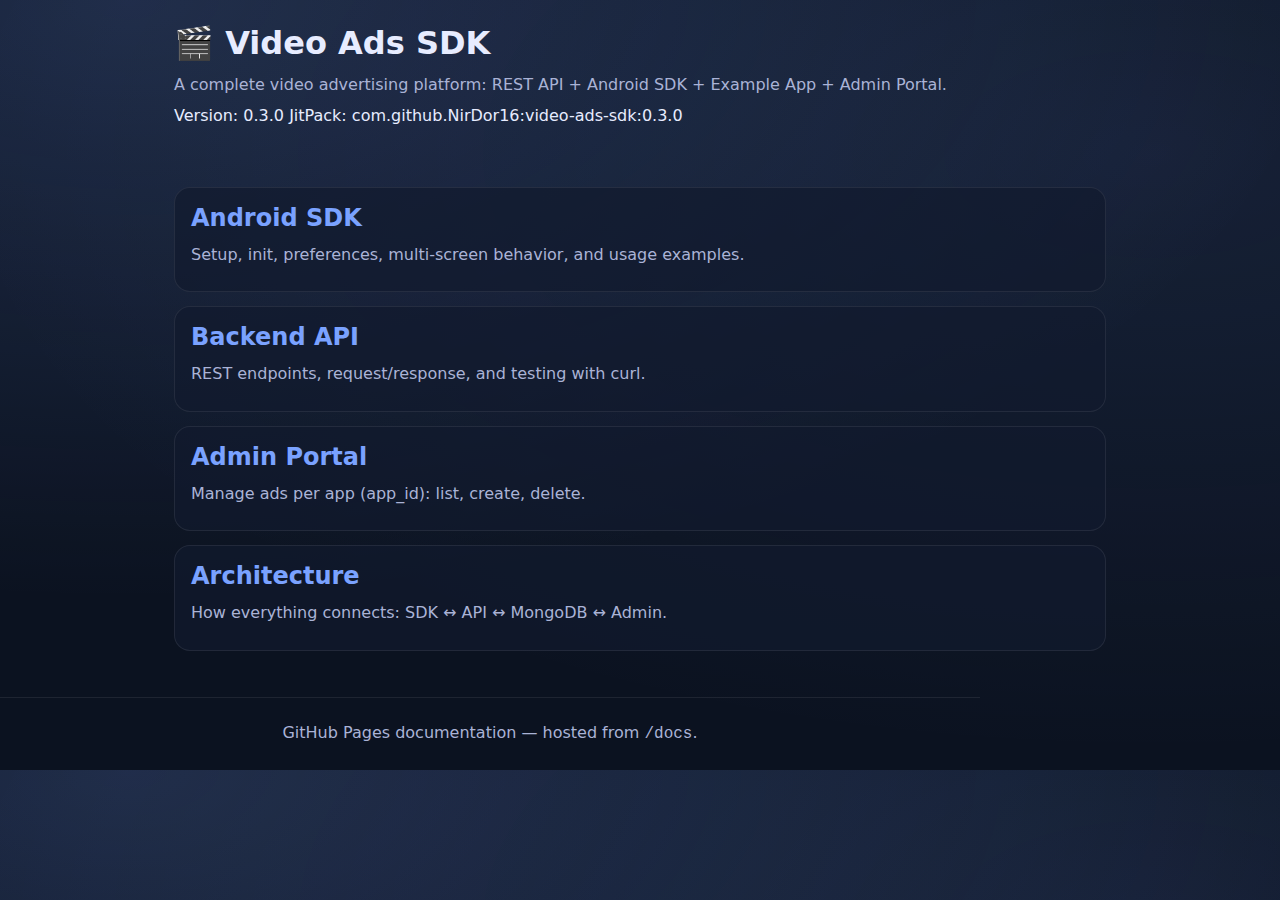
<file: docs/index.html>
<!doctype html>
<html lang="en">
<head>
  <meta charset="utf-8"/>
  <meta name="viewport" content="width=device-width, initial-scale=1"/>
  <title>Video Ads SDK — Documentation</title>
  <link rel="stylesheet" href="assets/style.css"/>
</head>
<body>
  <header class="top">
    <div class="container">
      <h1>🎬 Video Ads SDK</h1>
      <p class="subtitle">
        A complete video advertising platform: REST API + Android SDK + Example App + Admin Portal.
      </p>
      <div class="pill-row">
        <span class="pill">Version: 0.3.0</span>
        <span class="pill">JitPack: com.github.NirDor16:video-ads-sdk:0.3.0</span>
      </div>
    </div>
  </header>

  <main class="container grid">
    <a class="card" href="android-sdk.html">
      <h2>Android SDK</h2>
      <p>Setup, init, preferences, multi-screen behavior, and usage examples.</p>
    </a>

    <a class="card" href="api.html">
      <h2>Backend API</h2>
      <p>REST endpoints, request/response, and testing with curl.</p>
    </a>

    <a class="card" href="admin-portal.html">
      <h2>Admin Portal</h2>
      <p>Manage ads per app (app_id): list, create, delete.</p>
    </a>

    

    <a class="card" href="architecture.html">
      <h2>Architecture</h2>
      <p>How everything connects: SDK ↔ API ↔ MongoDB ↔ Admin.</p>
    </a>
  </main>

  <footer class="container footer">
    <p>
      GitHub Pages documentation — hosted from <code>/docs</code>.
    </p>
  </footer>
</body>
</html>
</file>
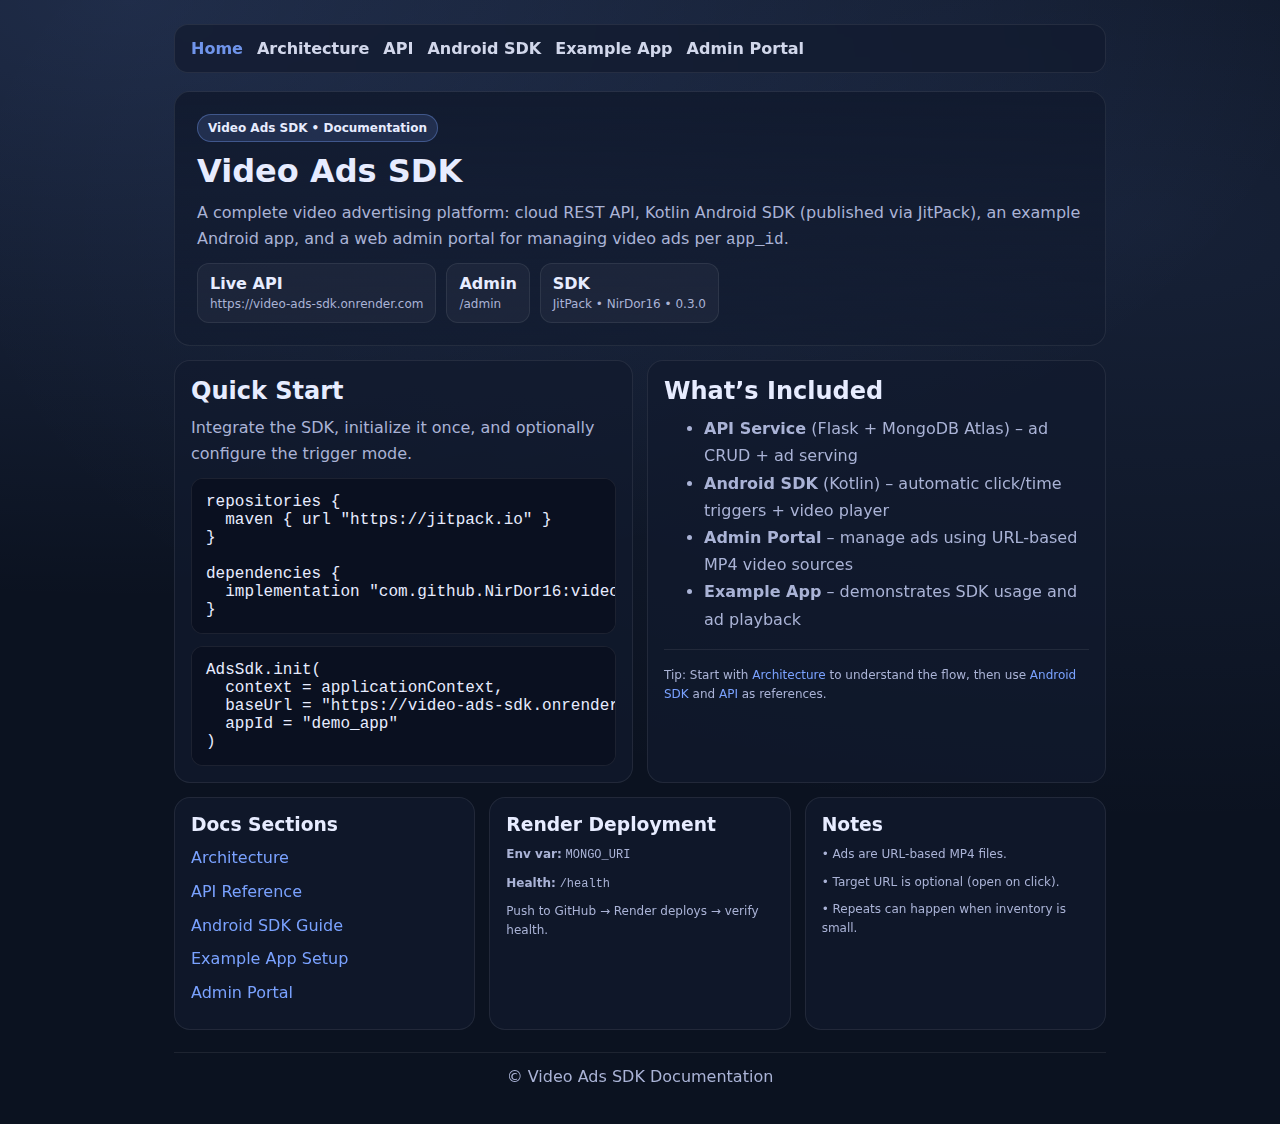
<file: api/docs/index.html>
<!doctype html>
<html lang="en">
<head>
  <meta charset="utf-8" />
  <meta name="viewport" content="width=device-width,initial-scale=1" />
  <title>Video Ads SDK - Docs</title>
  <link rel="stylesheet" href="assets/style.css" />
</head>
<body>
  <div class="container">
    <nav class="nav">
      <a class="active" href="index.html">Home</a>
      <a href="architecture.html">Architecture</a>
      <a href="api.html">API</a>
      <a href="android-sdk.html">Android SDK</a>
      <a href="example-app.html">Example App</a>
      <a href="admin-portal.html">Admin Portal</a>
    </nav>

    <header class="hero">
      <span class="badge">Video Ads SDK • Documentation</span>
      <h1 style="margin-top:10px;">Video Ads SDK</h1>
      <p>
        A complete video advertising platform: cloud REST API, Kotlin Android SDK (published via JitPack),
        an example Android app, and a web admin portal for managing video ads per <code>app_id</code>.
      </p>

      <div class="kv" style="margin-top:10px;">
        <div><b>Live API</b><br><span class="small">https://video-ads-sdk.onrender.com</span></div>
        <div><b>Admin</b><br><span class="small">/admin</span></div>
        <div><b>SDK</b><br><span class="small">JitPack • NirDor16 • 0.3.0</span></div>
      </div>
    </header>

    <section class="grid">
      <div class="card half">
        <h2>Quick Start</h2>
        <p>Integrate the SDK, initialize it once, and optionally configure the trigger mode.</p>
<pre><code>repositories {
  maven { url "https://jitpack.io" }
}

dependencies {
  implementation "com.github.NirDor16:video-ads-sdk:0.3.0"
}</code></pre>

<pre><code>AdsSdk.init(
  context = applicationContext,
  baseUrl = "https://video-ads-sdk.onrender.com/",
  appId = "demo_app"
)</code></pre>
      </div>

      <div class="card half">
        <h2>What’s Included</h2>
        <ul style="margin:0; color:var(--muted); line-height:1.7;">
          <li><b>API Service</b> (Flask + MongoDB Atlas) – ad CRUD + ad serving</li>
          <li><b>Android SDK</b> (Kotlin) – automatic click/time triggers + video player</li>
          <li><b>Admin Portal</b> – manage ads using URL-based MP4 video sources</li>
          <li><b>Example App</b> – demonstrates SDK usage and ad playback</li>
        </ul>
        <hr/>
        <p class="small">
          Tip: Start with <a href="architecture.html">Architecture</a> to understand the flow, then use
          <a href="android-sdk.html">Android SDK</a> and <a href="api.html">API</a> as references.
        </p>
      </div>

      <div class="card third">
        <h3>Docs Sections</h3>
        <p><a href="architecture.html">Architecture</a></p>
        <p><a href="api.html">API Reference</a></p>
        <p><a href="android-sdk.html">Android SDK Guide</a></p>
        <p><a href="example-app.html">Example App Setup</a></p>
        <p><a href="admin-portal.html">Admin Portal</a></p>
      </div>

      <div class="card third">
        <h3>Render Deployment</h3>
        <p class="small"><b>Env var:</b> <code>MONGO_URI</code></p>
        <p class="small"><b>Health:</b> <code>/health</code></p>
        <p class="small">Push to GitHub → Render deploys → verify health.</p>
      </div>

      <div class="card third">
        <h3>Notes</h3>
        <p class="small">• Ads are URL-based MP4 files.</p>
        <p class="small">• Target URL is optional (open on click).</p>
        <p class="small">• Repeats can happen when inventory is small.</p>
      </div>
    </section>

    <div class="footer">© Video Ads SDK Documentation</div>
  </div>
</body>
</html>
</file>
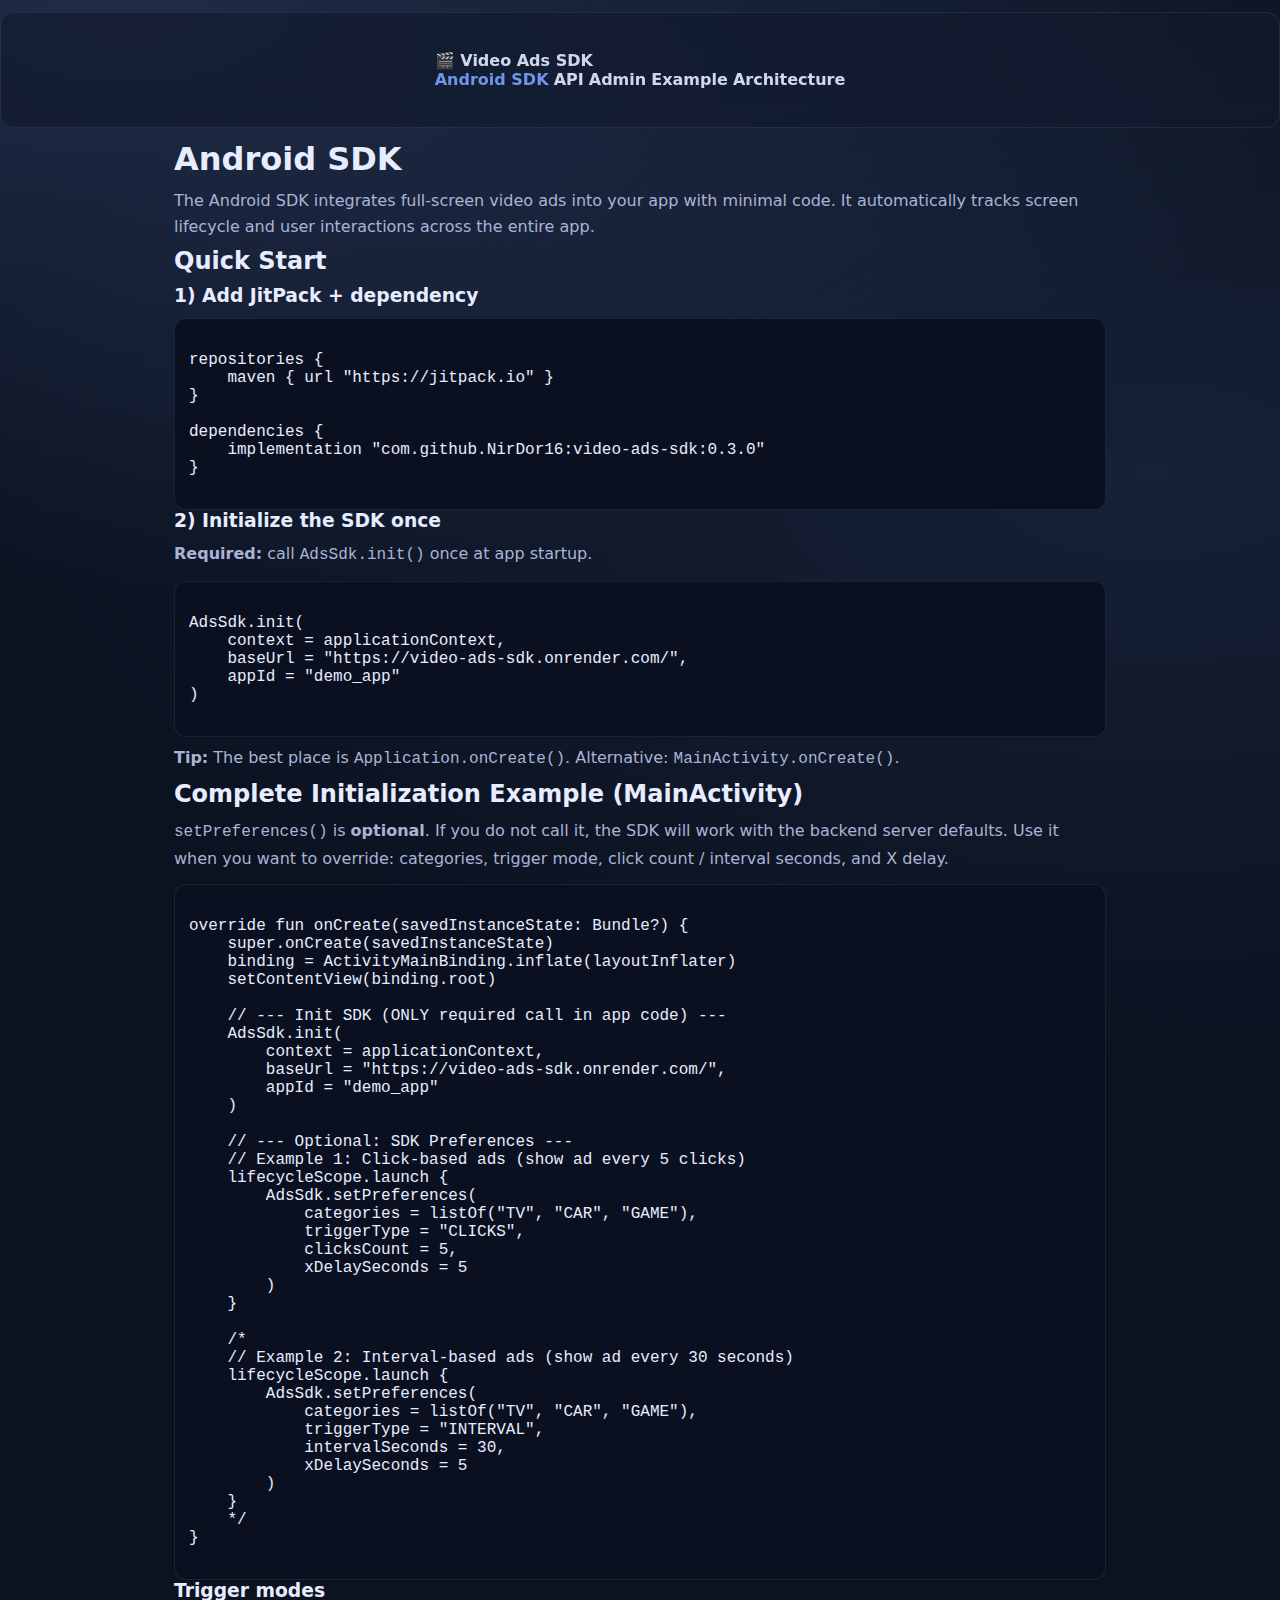
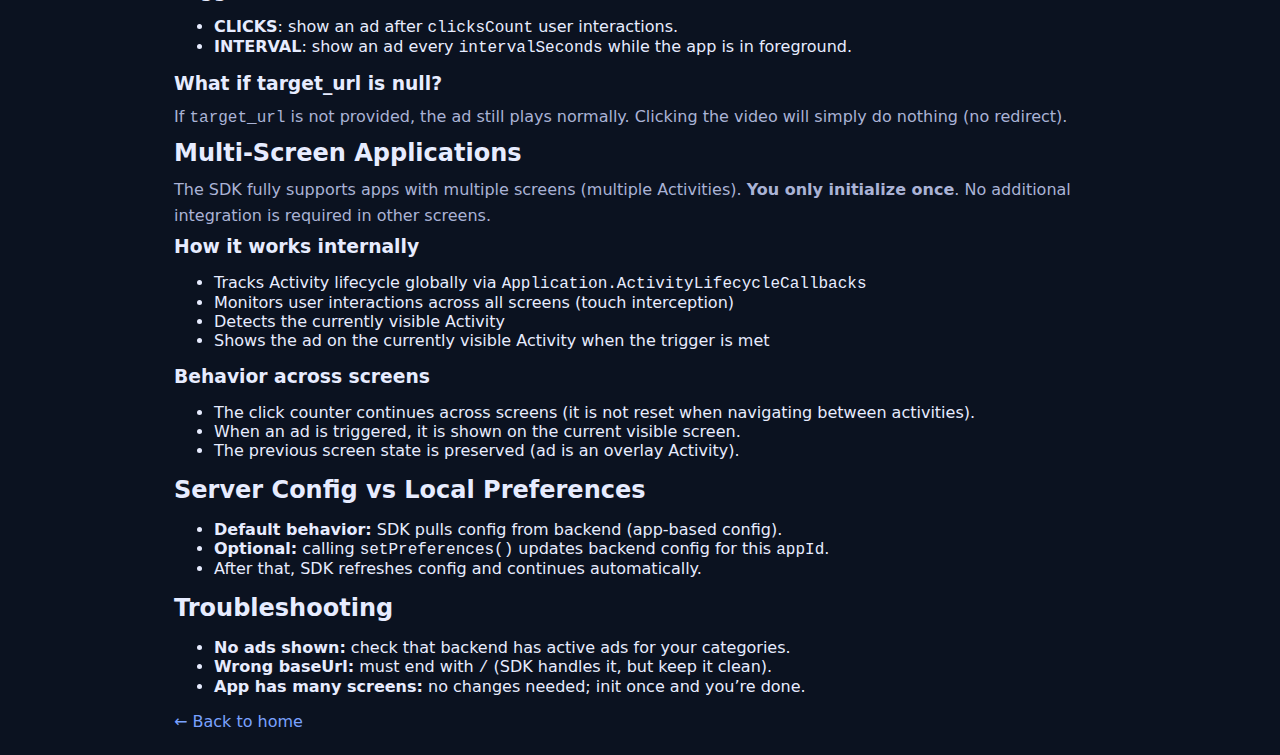
<file: docs/android-sdk.html>
<!doctype html>
<html lang="en">
<head>
  <meta charset="utf-8"/>
  <meta name="viewport" content="width=device-width, initial-scale=1"/>
  <title>Android SDK — Video Ads SDK</title>
  <link rel="stylesheet" href="assets/style.css"/>
</head>
<body>
  <nav class="nav">
    <div class="container nav-inner">
      <a class="brand" href="index.html">🎬 Video Ads SDK</a>
      <div class="links">
        <a class="active" href="android-sdk.html">Android SDK</a>
        <a href="api.html">API</a>
        <a href="admin-portal.html">Admin</a>
        <a href="example-app.html">Example</a>
        <a href="architecture.html">Architecture</a>
      </div>
    </div>
  </nav>

  <main class="container page">
    <h1>Android SDK</h1>
    <p>
      The Android SDK integrates full-screen video ads into your app with minimal code.
      It automatically tracks screen lifecycle and user interactions across the entire app.
    </p>

    <section class="box">
      <h2>Quick Start</h2>

      <h3>1) Add JitPack + dependency</h3>
      <pre><code class="code">
repositories {
    maven { url "https://jitpack.io" }
}

dependencies {
    implementation "com.github.NirDor16:video-ads-sdk:0.3.0"
}
      </code></pre>

      <h3>2) Initialize the SDK once</h3>
      <p><b>Required:</b> call <code>AdsSdk.init()</code> once at app startup.</p>
      <pre><code class="code">
AdsSdk.init(
    context = applicationContext,
    baseUrl = "https://video-ads-sdk.onrender.com/",
    appId = "demo_app"
)
      </code></pre>
      <p class="note">
        <b>Tip:</b> The best place is <code>Application.onCreate()</code>.
        Alternative: <code>MainActivity.onCreate()</code>.
      </p>
    </section>

    <section class="box">
      <h2>Complete Initialization Example (MainActivity)</h2>
      <p>
        <code>setPreferences()</code> is <b>optional</b>. If you do not call it, the SDK will work with the backend server defaults.
        Use it when you want to override: categories, trigger mode, click count / interval seconds, and X delay.
      </p>

      <pre><code class="code">
override fun onCreate(savedInstanceState: Bundle?) {
    super.onCreate(savedInstanceState)
    binding = ActivityMainBinding.inflate(layoutInflater)
    setContentView(binding.root)

    // --- Init SDK (ONLY required call in app code) ---
    AdsSdk.init(
        context = applicationContext,
        baseUrl = "https://video-ads-sdk.onrender.com/",
        appId = "demo_app"
    )

    // --- Optional: SDK Preferences ---
    // Example 1: Click-based ads (show ad every 5 clicks)
    lifecycleScope.launch {
        AdsSdk.setPreferences(
            categories = listOf("TV", "CAR", "GAME"),
            triggerType = "CLICKS",
            clicksCount = 5,
            xDelaySeconds = 5
        )
    }

    /*
    // Example 2: Interval-based ads (show ad every 30 seconds)
    lifecycleScope.launch {
        AdsSdk.setPreferences(
            categories = listOf("TV", "CAR", "GAME"),
            triggerType = "INTERVAL",
            intervalSeconds = 30,
            xDelaySeconds = 5
        )
    }
    */
}
      </code></pre>

      <h3>Trigger modes</h3>
      <ul>
        <li><b>CLICKS</b>: show an ad after <code>clicksCount</code> user interactions.</li>
        <li><b>INTERVAL</b>: show an ad every <code>intervalSeconds</code> while the app is in foreground.</li>
      </ul>

      <h3>What if target_url is null?</h3>
      <p class="note">
        If <code>target_url</code> is not provided, the ad still plays normally. Clicking the video will simply do nothing (no redirect).
      </p>
    </section>

    <section class="box">
      <h2>Multi-Screen Applications</h2>
      <p>
        The SDK fully supports apps with multiple screens (multiple Activities).
        <b>You only initialize once</b>. No additional integration is required in other screens.
      </p>

      <h3>How it works internally</h3>
      <ul>
        <li>Tracks Activity lifecycle globally via <code>Application.ActivityLifecycleCallbacks</code></li>
        <li>Monitors user interactions across all screens (touch interception)</li>
        <li>Detects the currently visible Activity</li>
        <li>Shows the ad on the currently visible Activity when the trigger is met</li>
      </ul>

      <h3>Behavior across screens</h3>
      <ul>
        <li>The click counter continues across screens (it is not reset when navigating between activities).</li>
        <li>When an ad is triggered, it is shown on the current visible screen.</li>
        <li>The previous screen state is preserved (ad is an overlay Activity).</li>
      </ul>
    </section>

    <section class="box">
      <h2>Server Config vs Local Preferences</h2>
      <ul>
        <li><b>Default behavior:</b> SDK pulls config from backend (app-based config).</li>
        <li><b>Optional:</b> calling <code>setPreferences()</code> updates backend config for this <code>appId</code>.</li>
        <li>After that, SDK refreshes config and continues automatically.</li>
      </ul>
    </section>

    <section class="box">
      <h2>Troubleshooting</h2>
      <ul>
        <li><b>No ads shown:</b> check that backend has active ads for your categories.</li>
        <li><b>Wrong baseUrl:</b> must end with <code>/</code> (SDK handles it, but keep it clean).</li>
        <li><b>App has many screens:</b> no changes needed; init once and you’re done.</li>
      </ul>
    </section>

    <div class="back">
      <a href="index.html">← Back to home</a>
    </div>
  </main>
</body>
</html>
</file>
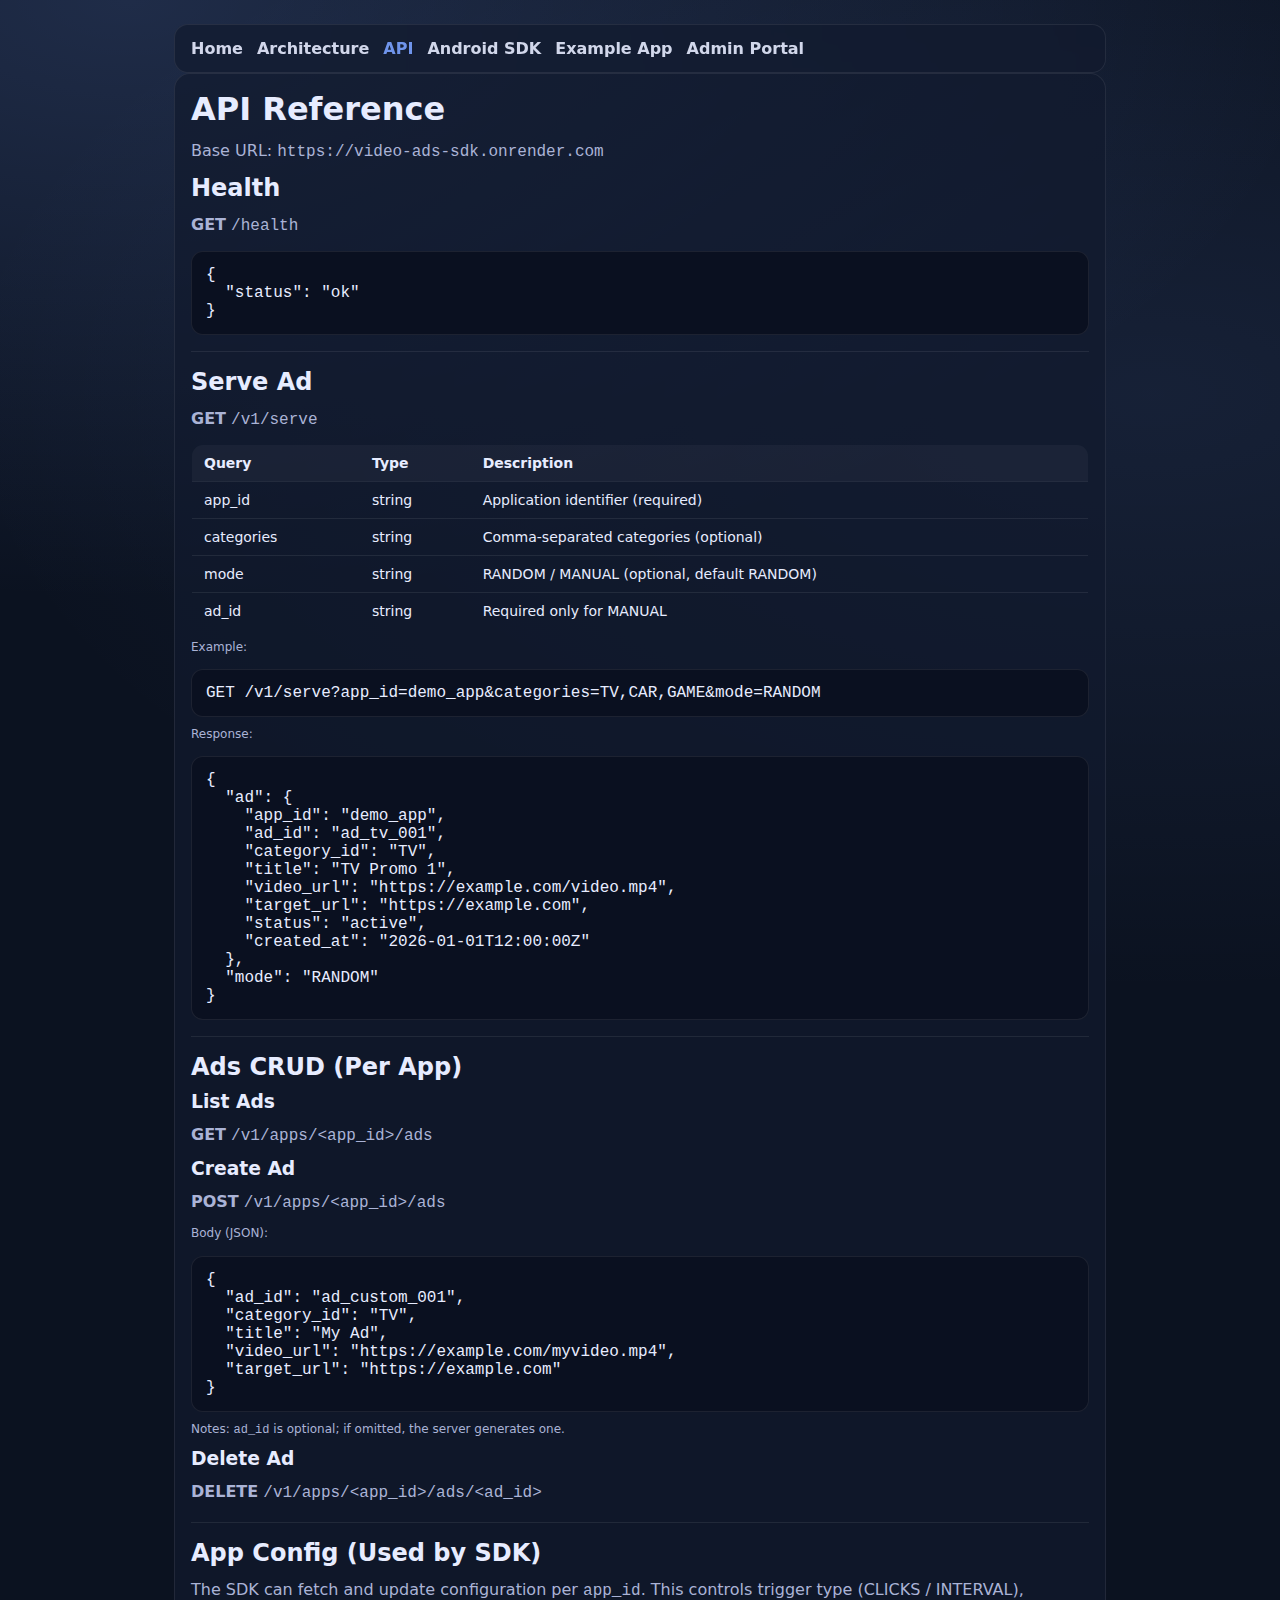
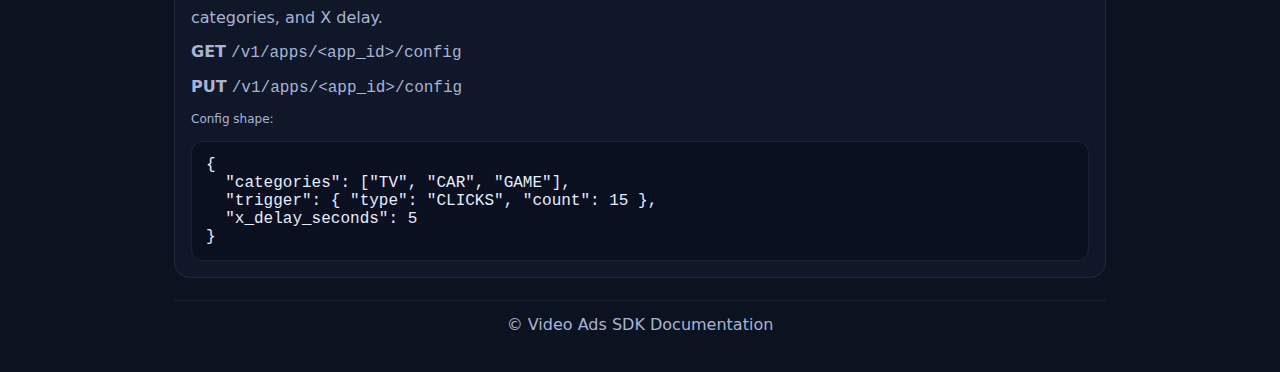
<file: docs/api.html>
<!doctype html>
<html lang="en">
<head>
  <meta charset="utf-8" />
  <meta name="viewport" content="width=device-width,initial-scale=1" />
  <title>API - Video Ads SDK</title>
  <link rel="stylesheet" href="assets/style.css" />
</head>
<body>
  <div class="container">
    <nav class="nav">
      <a href="index.html">Home</a>
      <a href="architecture.html">Architecture</a>
      <a class="active" href="api.html">API</a>
      <a href="android-sdk.html">Android SDK</a>
      <a href="example-app.html">Example App</a>
      <a href="admin-portal.html">Admin Portal</a>
    </nav>

    <div class="card">
      <h1>API Reference</h1>
      <p>Base URL: <code>https://video-ads-sdk.onrender.com</code></p>

      <h2>Health</h2>
      <p><b>GET</b> <code>/health</code></p>
<pre><code>{
  "status": "ok"
}</code></pre>

      <hr/>

      <h2>Serve Ad</h2>
      <p><b>GET</b> <code>/v1/serve</code></p>

      <table class="table">
        <tr><th>Query</th><th>Type</th><th>Description</th></tr>
        <tr><td>app_id</td><td>string</td><td>Application identifier (required)</td></tr>
        <tr><td>categories</td><td>string</td><td>Comma-separated categories (optional)</td></tr>
        <tr><td>mode</td><td>string</td><td>RANDOM / MANUAL (optional, default RANDOM)</td></tr>
        <tr><td>ad_id</td><td>string</td><td>Required only for MANUAL</td></tr>
      </table>

      <p class="small">Example:</p>
<pre><code>GET /v1/serve?app_id=demo_app&categories=TV,CAR,GAME&mode=RANDOM</code></pre>

      <p class="small">Response:</p>
<pre><code>{
  "ad": {
    "app_id": "demo_app",
    "ad_id": "ad_tv_001",
    "category_id": "TV",
    "title": "TV Promo 1",
    "video_url": "https://example.com/video.mp4",
    "target_url": "https://example.com",
    "status": "active",
    "created_at": "2026-01-01T12:00:00Z"
  },
  "mode": "RANDOM"
}</code></pre>

      <hr/>

      <h2>Ads CRUD (Per App)</h2>

      <h3>List Ads</h3>
      <p><b>GET</b> <code>/v1/apps/&lt;app_id&gt;/ads</code></p>

      <h3>Create Ad</h3>
      <p><b>POST</b> <code>/v1/apps/&lt;app_id&gt;/ads</code></p>
      <p class="small">Body (JSON):</p>
<pre><code>{
  "ad_id": "ad_custom_001",
  "category_id": "TV",
  "title": "My Ad",
  "video_url": "https://example.com/myvideo.mp4",
  "target_url": "https://example.com"
}</code></pre>
      <p class="small">Notes: <code>ad_id</code> is optional; if omitted, the server generates one.</p>

      <h3>Delete Ad</h3>
      <p><b>DELETE</b> <code>/v1/apps/&lt;app_id&gt;/ads/&lt;ad_id&gt;</code></p>

      <hr/>

      <h2>App Config (Used by SDK)</h2>
      <p>
        The SDK can fetch and update configuration per <code>app_id</code>.
        This controls trigger type (CLICKS / INTERVAL), categories, and X delay.
      </p>

      <p><b>GET</b> <code>/v1/apps/&lt;app_id&gt;/config</code></p>
      <p><b>PUT</b> <code>/v1/apps/&lt;app_id&gt;/config</code></p>

      <p class="small">Config shape:</p>
<pre><code>{
  "categories": ["TV", "CAR", "GAME"],
  "trigger": { "type": "CLICKS", "count": 15 },
  "x_delay_seconds": 5
}</code></pre>
    </div>

    <div class="footer">© Video Ads SDK Documentation</div>
  </div>
</body>
</html>
</file>
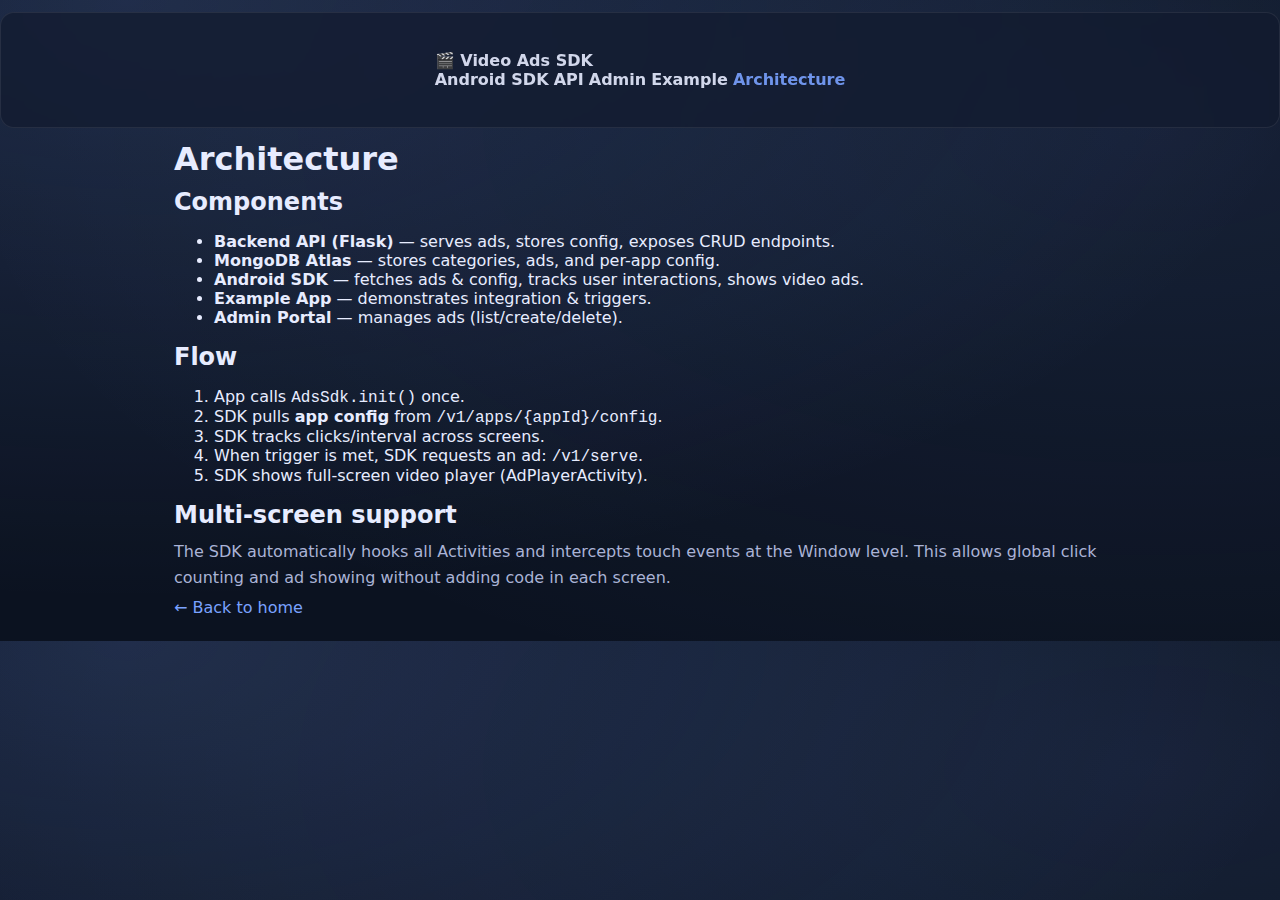
<file: docs/architecture.html>
<!doctype html>
<html lang="en">
<head>
  <meta charset="utf-8"/>
  <meta name="viewport" content="width=device-width, initial-scale=1"/>
  <title>Architecture — Video Ads SDK</title>
  <link rel="stylesheet" href="assets/style.css"/>
</head>
<body>
  <nav class="nav">
    <div class="container nav-inner">
      <a class="brand" href="index.html">🎬 Video Ads SDK</a>
      <div class="links">
        <a href="android-sdk.html">Android SDK</a>
        <a href="api.html">API</a>
        <a href="admin-portal.html">Admin</a>
        <a href="example-app.html">Example</a>
        <a class="active" href="architecture.html">Architecture</a>
      </div>
    </div>
  </nav>

  <main class="container page">
    <h1>Architecture</h1>

    <section class="box">
      <h2>Components</h2>
      <ul>
        <li><b>Backend API (Flask)</b> — serves ads, stores config, exposes CRUD endpoints.</li>
        <li><b>MongoDB Atlas</b> — stores categories, ads, and per-app config.</li>
        <li><b>Android SDK</b> — fetches ads & config, tracks user interactions, shows video ads.</li>
        <li><b>Example App</b> — demonstrates integration & triggers.</li>
        <li><b>Admin Portal</b> — manages ads (list/create/delete).</li>
      </ul>
    </section>

    <section class="box">
      <h2>Flow</h2>
      <ol>
        <li>App calls <code>AdsSdk.init()</code> once.</li>
        <li>SDK pulls <b>app config</b> from <code>/v1/apps/{appId}/config</code>.</li>
        <li>SDK tracks clicks/interval across screens.</li>
        <li>When trigger is met, SDK requests an ad: <code>/v1/serve</code>.</li>
        <li>SDK shows full-screen video player (AdPlayerActivity).</li>
      </ol>
    </section>

    <section class="box">
      <h2>Multi-screen support</h2>
      <p>
        The SDK automatically hooks all Activities and intercepts touch events at the Window level.
        This allows global click counting and ad showing without adding code in each screen.
      </p>
    </section>

    <div class="back">
      <a href="index.html">← Back to home</a>
    </div>
  </main>
</body>
</html>
</file>
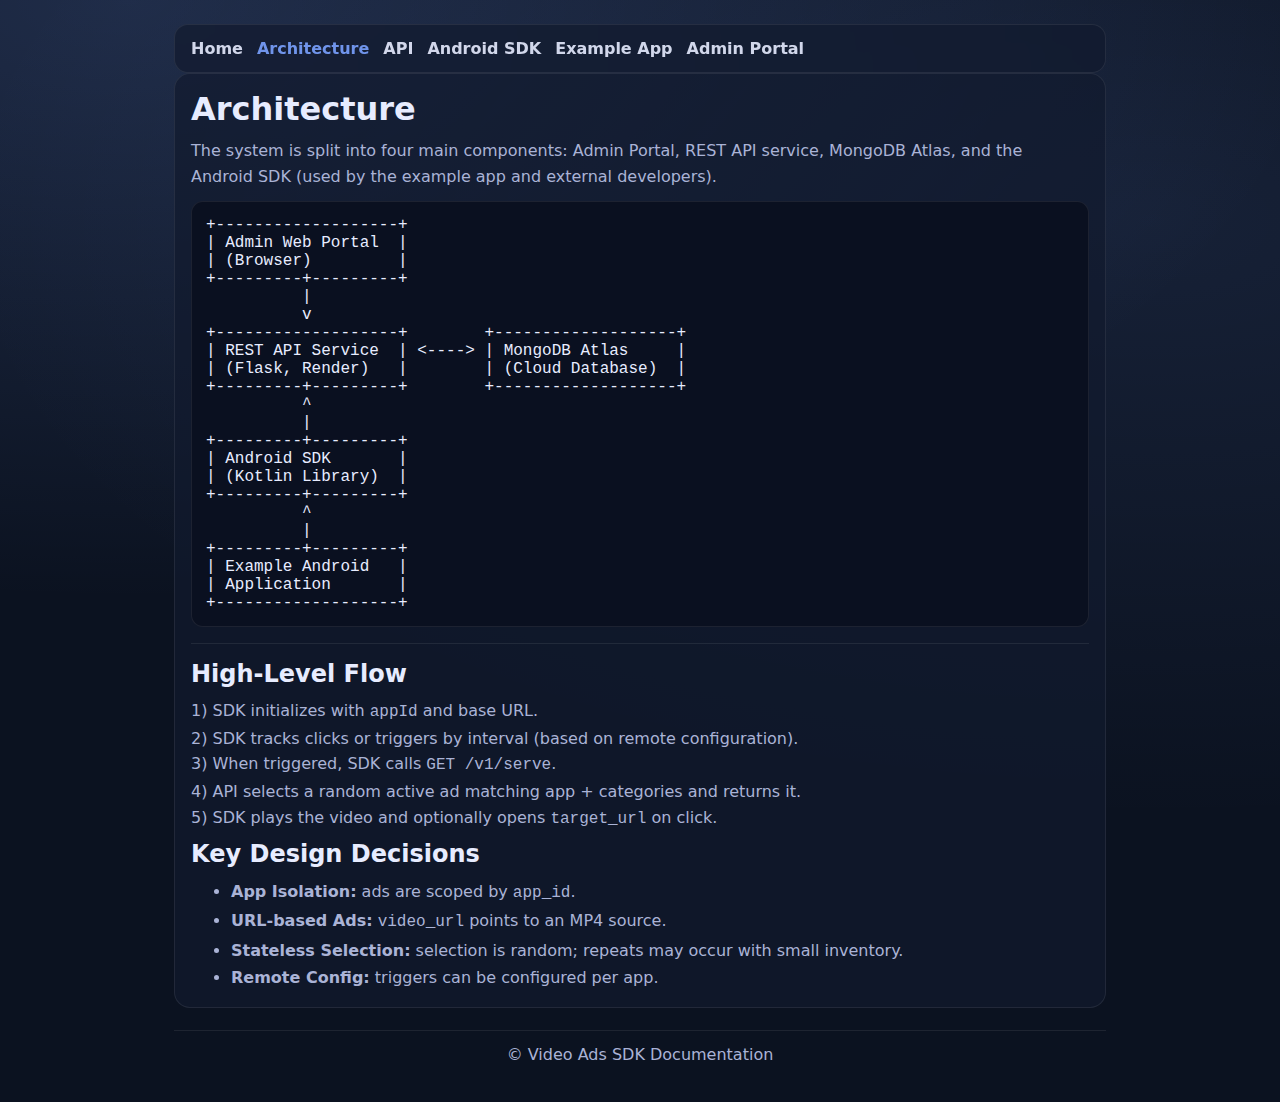
<file: api/docs/architecture.html>
<!doctype html>
<html lang="en">
<head>
  <meta charset="utf-8" />
  <meta name="viewport" content="width=device-width,initial-scale=1" />
  <title>Architecture - Video Ads SDK</title>
  <link rel="stylesheet" href="assets/style.css" />
</head>
<body>
  <div class="container">
    <nav class="nav">
      <a href="index.html">Home</a>
      <a class="active" href="architecture.html">Architecture</a>
      <a href="api.html">API</a>
      <a href="android-sdk.html">Android SDK</a>
      <a href="example-app.html">Example App</a>
      <a href="admin-portal.html">Admin Portal</a>
    </nav>

    <div class="card">
      <h1>Architecture</h1>
      <p>
        The system is split into four main components: Admin Portal, REST API service,
        MongoDB Atlas, and the Android SDK (used by the example app and external developers).
      </p>

<pre><code>+-------------------+
| Admin Web Portal  |
| (Browser)         |
+---------+---------+
          |
          v
+-------------------+        +-------------------+
| REST API Service  | <----> | MongoDB Atlas     |
| (Flask, Render)   |        | (Cloud Database)  |
+---------+---------+        +-------------------+
          ^
          |
+---------+---------+
| Android SDK       |
| (Kotlin Library)  |
+---------+---------+
          ^
          |
+---------+---------+
| Example Android   |
| Application       |
+-------------------+</code></pre>

      <hr/>

      <h2>High-Level Flow</h2>
      <p>
        1) SDK initializes with <code>appId</code> and base URL. <br/>
        2) SDK tracks clicks or triggers by interval (based on remote configuration). <br/>
        3) When triggered, SDK calls <code>GET /v1/serve</code>. <br/>
        4) API selects a random active ad matching app + categories and returns it. <br/>
        5) SDK plays the video and optionally opens <code>target_url</code> on click.
      </p>

      <h2>Key Design Decisions</h2>
      <ul style="color:var(--muted); line-height:1.7; margin:0;">
        <li><b>App Isolation:</b> ads are scoped by <code>app_id</code>.</li>
        <li><b>URL-based Ads:</b> <code>video_url</code> points to an MP4 source.</li>
        <li><b>Stateless Selection:</b> selection is random; repeats may occur with small inventory.</li>
        <li><b>Remote Config:</b> triggers can be configured per app.</li>
      </ul>
    </div>

    <div class="footer">© Video Ads SDK Documentation</div>
  </div>
</body>
</html>
</file>
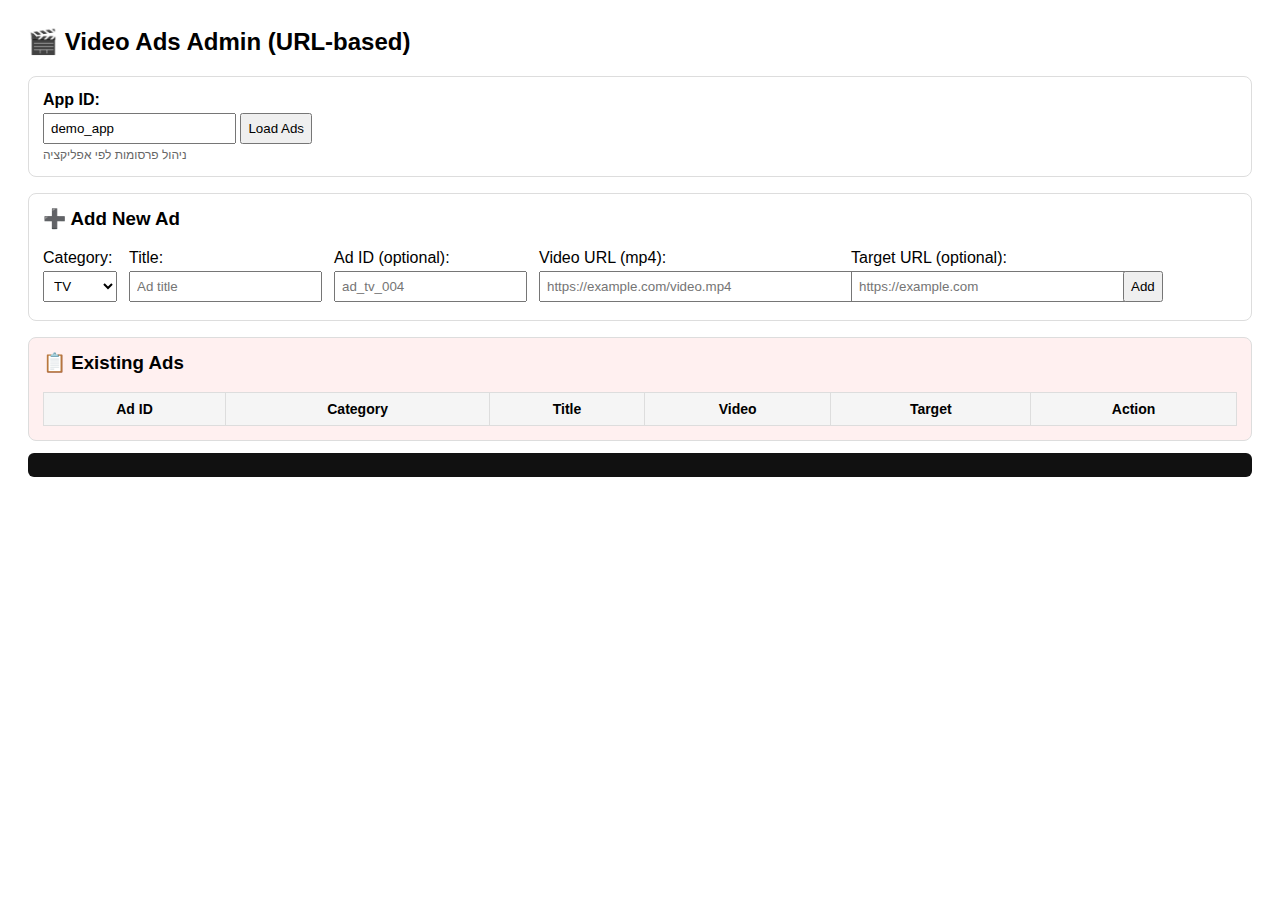
<file: api/static/admin.html>
<!doctype html>
<html>
<head>
  <meta charset="utf-8" />
  <title>Video Ads Admin</title>
  <style>
    body { font-family: Arial, sans-serif; padding: 20px; }
    h2, h3 { margin-top: 0; }
    input, select, button { padding: 6px; margin: 4px 0; }
    table { border-collapse: collapse; width: 100%; margin-top: 12px; }
    th, td { border: 1px solid #ddd; padding: 8px; font-size: 14px; }
    th { background: #f5f5f5; }
    .row { display: flex; gap: 12px; flex-wrap: wrap; align-items: flex-end; }
    .card { border: 1px solid #ddd; padding: 14px; border-radius: 8px; margin-top: 16px; }
    .danger { background: #fff0f0; }
    .small { font-size: 12px; color: #666; }
    pre { background: #111; color: #0f0; padding: 12px; border-radius: 6px; margin-top: 12px; }
  </style>
</head>
<body>

<h2>🎬 Video Ads Admin (URL-based)</h2>

<div class="card">
  <label><b>App ID:</b></label><br/>
  <input id="appId" value="demo_app" />
  <button onclick="refreshAds()">Load Ads</button>
  <div class="small">ניהול פרסומות לפי אפליקציה</div>
</div>

<div class="card">
  <h3>➕ Add New Ad</h3>

  <div class="row">
    <div>
      <label>Category:</label><br/>
      <select id="category">
        <option value="TV">TV</option>
        <option value="CAR">CAR</option>
        <option value="GAME">GAME</option>
      </select>
    </div>

    <div>
      <label>Title:</label><br/>
      <input id="title" placeholder="Ad title"/>
    </div>

    <div>
      <label>Ad ID (optional):</label><br/>
      <input id="adId" placeholder="ad_tv_004"/>
    </div>

    <div style="min-width:300px">
      <label>Video URL (mp4):</label><br/>
      <input id="videoUrl" placeholder="https://example.com/video.mp4" style="width:100%"/>
    </div>

    <div style="min-width:260px">
      <label>Target URL (optional):</label><br/>
      <input id="targetUrl" placeholder="https://example.com" style="width:100%"/>
    </div>

    <div>
      <button onclick="addAd()">Add</button>
    </div>
  </div>
</div>

<div class="card danger">
  <h3>📋 Existing Ads</h3>
  <table>
    <thead>
      <tr>
        <th>Ad ID</th>
        <th>Category</th>
        <th>Title</th>
        <th>Video</th>
        <th>Target</th>
        <th>Action</th>
      </tr>
    </thead>
    <tbody id="adsBody"></tbody>
  </table>
</div>

<pre id="out"></pre>

<script>
const out = t => document.getElementById("out").textContent = t;
const appId = () => document.getElementById("appId").value.trim();

async function refreshAds() {
  const r = await fetch(`/v1/apps/${encodeURIComponent(appId())}/ads`);
  const j = await r.json();

  const body = document.getElementById("adsBody");
  body.innerHTML = "";

  (j.ads || []).forEach(ad => {
    const tr = document.createElement("tr");
    tr.innerHTML = `
      <td>${ad.ad_id}</td>
      <td>${ad.category_id}</td>
      <td>${ad.title}</td>
      <td><a href="${ad.video_url}" target="_blank">open</a></td>
      <td>${ad.target_url ? `<a href="${ad.target_url}" target="_blank">open</a>` : ""}</td>
      <td><button onclick="deleteAd('${ad.ad_id}')">Delete</button></td>
    `;
    body.appendChild(tr);
  });

  out(JSON.stringify(j, null, 2));
}

async function addAd() {
  const payload = {
    ad_id: document.getElementById("adId").value,
    category_id: document.getElementById("category").value,
    title: document.getElementById("title").value,
    video_url: document.getElementById("videoUrl").value,
    target_url: document.getElementById("targetUrl").value
  };

  const r = await fetch(`/v1/apps/${encodeURIComponent(appId())}/ads`, {
    method: "POST",
    headers: { "Content-Type": "application/json" },
    body: JSON.stringify(payload)
  });

  const j = await r.json();
  out(JSON.stringify(j, null, 2));
  refreshAds();
}

async function deleteAd(adId) {
  if (!confirm(`Delete ad ${adId}?`)) return;

  const r = await fetch(`/v1/apps/${encodeURIComponent(appId())}/ads/${encodeURIComponent(adId)}`, {
    method: "DELETE"
  });
  const j = await r.json();
  out(JSON.stringify(j, null, 2));
  refreshAds();
}
</script>

</body>
</html>
</file>
<file: docs/assets/style.css>
:root{
  --bg:#0b1220;
  --card:#111a2e;
  --text:#e7ecff;
  --muted:#aab3d6;
  --accent:#7aa2ff;
  --line:rgba(255,255,255,.08);
}

*{box-sizing:border-box}
body{
  margin:0;
  font-family: ui-sans-serif, system-ui, -apple-system, Segoe UI, Roboto, Arial;
  background: radial-gradient(1200px 600px at 10% 0%, rgba(122,162,255,.18), transparent),
              radial-gradient(1200px 600px at 90% 20%, rgba(122,162,255,.10), transparent),
              var(--bg);
  color:var(--text);
}
a{color:var(--accent); text-decoration:none}
a:hover{text-decoration:underline}
.container{max-width:980px; margin:0 auto; padding:24px}
.nav{
  display:flex; gap:14px; flex-wrap:wrap;
  padding:14px 16px; border:1px solid var(--line);
  background:rgba(17,26,46,.7); border-radius:14px; backdrop-filter: blur(10px);
  position:sticky; top:12px; z-index:10;
}
.nav a{color:var(--text); opacity:.9; font-weight:600}
.nav a.active{color:var(--accent)}
.hero{
  margin-top:18px;
  padding:22px;
  border:1px solid var(--line);
  background: linear-gradient(180deg, rgba(17,26,46,.9), rgba(17,26,46,.55));
  border-radius:16px;
}
.badge{
  display:inline-block; padding:6px 10px; border-radius:999px;
  background:rgba(122,162,255,.15); border:1px solid rgba(122,162,255,.35);
  color:var(--text); font-weight:700; font-size:12px;
}
.grid{display:grid; grid-template-columns: repeat(12, 1fr); gap:14px; margin-top:14px}
.card{
  grid-column: span 12;
  padding:16px;
  border:1px solid var(--line);
  background:rgba(17,26,46,.7);
  border-radius:16px;
}
@media(min-width:860px){
  .card.half{grid-column: span 6;}
  .card.third{grid-column: span 4;}
}
h1,h2,h3{margin:0 0 10px 0}
p{margin:8px 0; color:var(--muted); line-height:1.6}
code, pre{
  font-family: ui-monospace, SFMono-Regular, Menlo, Monaco, Consolas, "Liberation Mono";
}
pre{
  margin:12px 0 0 0;
  padding:14px;
  border-radius:12px;
  background:#0a1020;
  border:1px solid var(--line);
  overflow:auto;
  color:var(--text);
}
.kv{display:flex; gap:10px; flex-wrap:wrap}
.kv div{
  padding:10px 12px;
  border-radius:12px;
  background:rgba(255,255,255,.04);
  border:1px solid var(--line);
}
hr{border:none; border-top:1px solid var(--line); margin:16px 0}
.table{
  width:100%;
  border-collapse:collapse;
  margin-top:10px;
  border:1px solid var(--line);
  border-radius:12px;
  overflow:hidden;
}
.table th,.table td{
  text-align:left;
  padding:10px 12px;
  border-bottom:1px solid var(--line);
  font-size:14px;
}
.table th{background:rgba(255,255,255,.04); color:var(--text)}
.small{font-size:12px; color:var(--muted)}
img.shot{
  width:100%;
  border-radius:14px;
  border:1px solid var(--line);
  margin-top:10px;
}
.footer{
  margin:22px 0 0 0;
  padding:14px;
  text-align:center;
  color:var(--muted);
  border-top:1px solid var(--line);
}
</file>
<file: api/docs/assets/style.css>
:root{
  --bg:#0b1220;
  --card:#111a2e;
  --text:#e7ecff;
  --muted:#aab3d6;
  --accent:#7aa2ff;
  --line:rgba(255,255,255,.08);
}

*{box-sizing:border-box}
body{
  margin:0;
  font-family: ui-sans-serif, system-ui, -apple-system, Segoe UI, Roboto, Arial;
  background: radial-gradient(1200px 600px at 10% 0%, rgba(122,162,255,.18), transparent),
              radial-gradient(1200px 600px at 90% 20%, rgba(122,162,255,.10), transparent),
              var(--bg);
  color:var(--text);
}
a{color:var(--accent); text-decoration:none}
a:hover{text-decoration:underline}
.container{max-width:980px; margin:0 auto; padding:24px}
.nav{
  display:flex; gap:14px; flex-wrap:wrap;
  padding:14px 16px; border:1px solid var(--line);
  background:rgba(17,26,46,.7); border-radius:14px; backdrop-filter: blur(10px);
  position:sticky; top:12px; z-index:10;
}
.nav a{color:var(--text); opacity:.9; font-weight:600}
.nav a.active{color:var(--accent)}
.hero{
  margin-top:18px;
  padding:22px;
  border:1px solid var(--line);
  background: linear-gradient(180deg, rgba(17,26,46,.9), rgba(17,26,46,.55));
  border-radius:16px;
}
.badge{
  display:inline-block; padding:6px 10px; border-radius:999px;
  background:rgba(122,162,255,.15); border:1px solid rgba(122,162,255,.35);
  color:var(--text); font-weight:700; font-size:12px;
}
.grid{display:grid; grid-template-columns: repeat(12, 1fr); gap:14px; margin-top:14px}
.card{
  grid-column: span 12;
  padding:16px;
  border:1px solid var(--line);
  background:rgba(17,26,46,.7);
  border-radius:16px;
}
@media(min-width:860px){
  .card.half{grid-column: span 6;}
  .card.third{grid-column: span 4;}
}
h1,h2,h3{margin:0 0 10px 0}
p{margin:8px 0; color:var(--muted); line-height:1.6}
code, pre{
  font-family: ui-monospace, SFMono-Regular, Menlo, Monaco, Consolas, "Liberation Mono";
}
pre{
  margin:12px 0 0 0;
  padding:14px;
  border-radius:12px;
  background:#0a1020;
  border:1px solid var(--line);
  overflow:auto;
  color:var(--text);
}
.kv{display:flex; gap:10px; flex-wrap:wrap}
.kv div{
  padding:10px 12px;
  border-radius:12px;
  background:rgba(255,255,255,.04);
  border:1px solid var(--line);
}
hr{border:none; border-top:1px solid var(--line); margin:16px 0}
.table{
  width:100%;
  border-collapse:collapse;
  margin-top:10px;
  border:1px solid var(--line);
  border-radius:12px;
  overflow:hidden;
}
.table th,.table td{
  text-align:left;
  padding:10px 12px;
  border-bottom:1px solid var(--line);
  font-size:14px;
}
.table th{background:rgba(255,255,255,.04); color:var(--text)}
.small{font-size:12px; color:var(--muted)}
img.shot{
  width:100%;
  border-radius:14px;
  border:1px solid var(--line);
  margin-top:10px;
}
.footer{
  margin:22px 0 0 0;
  padding:14px;
  text-align:center;
  color:var(--muted);
  border-top:1px solid var(--line);
}
</file>
